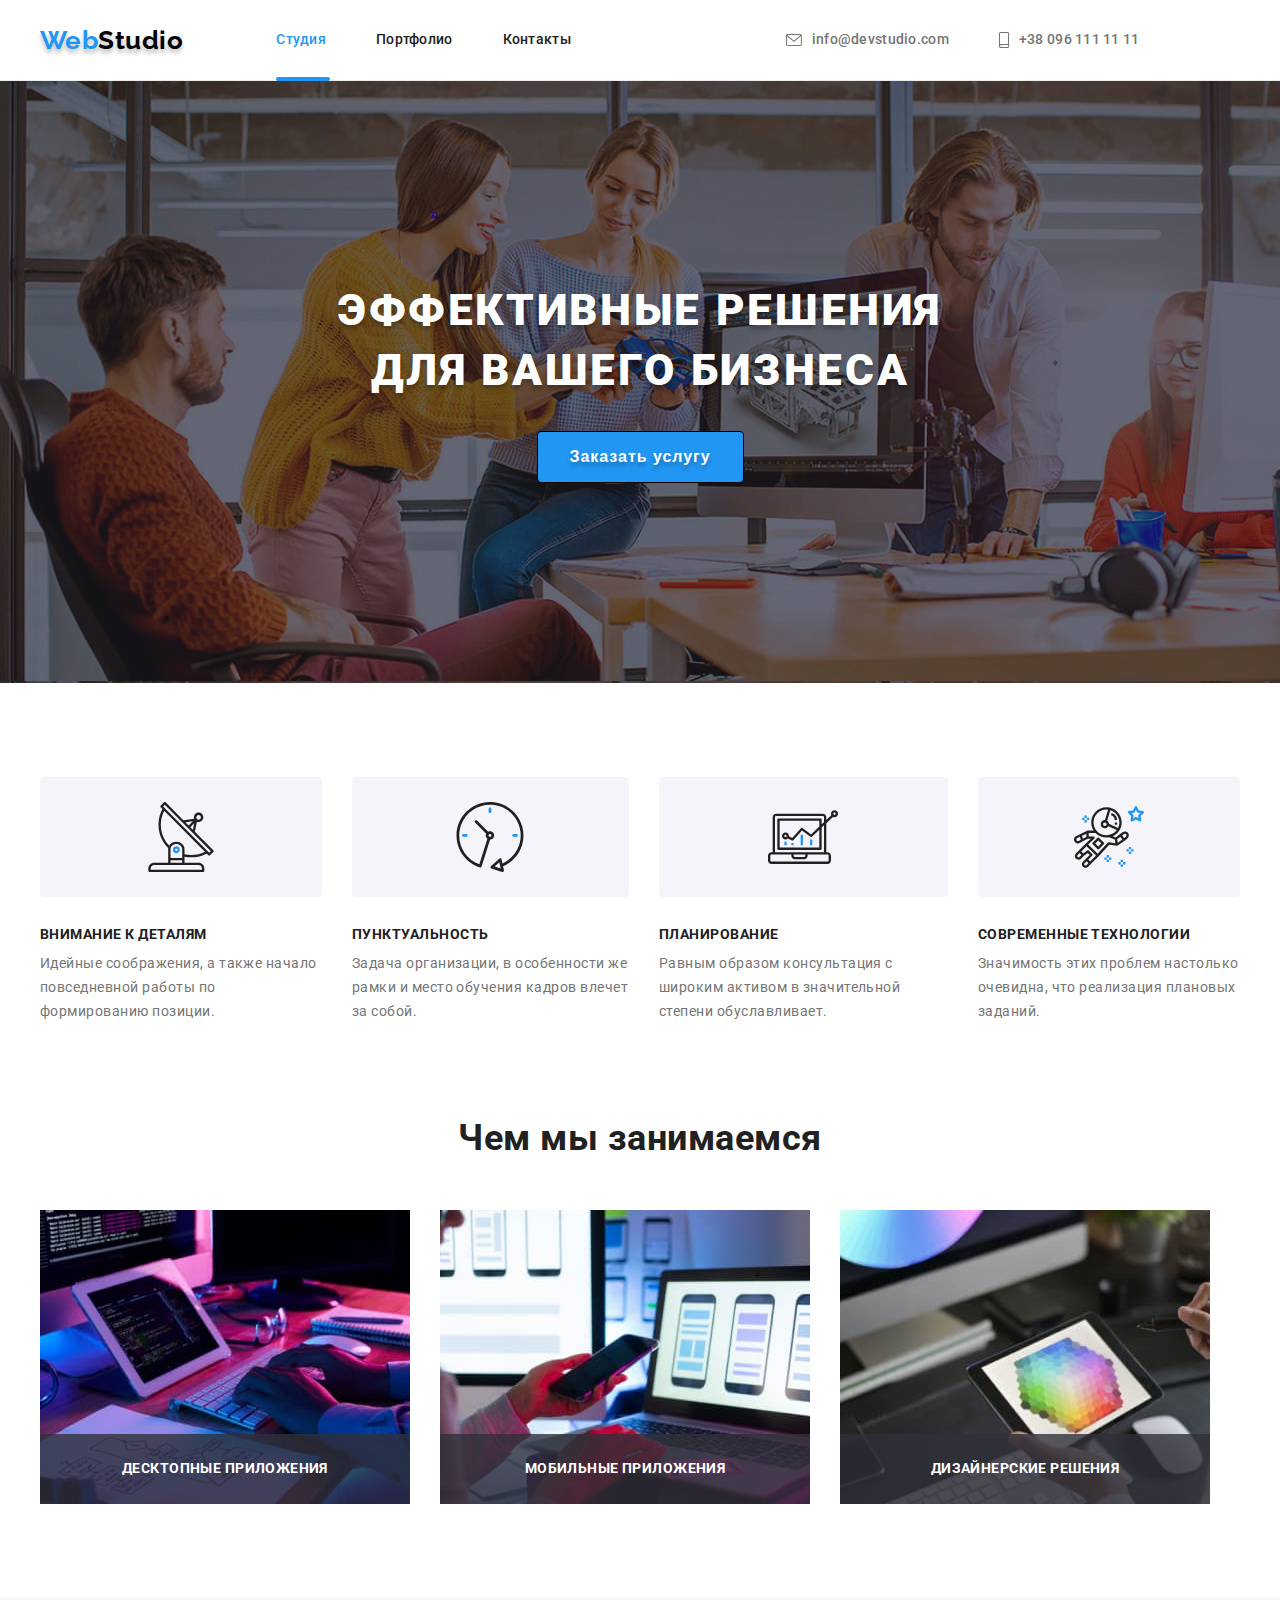
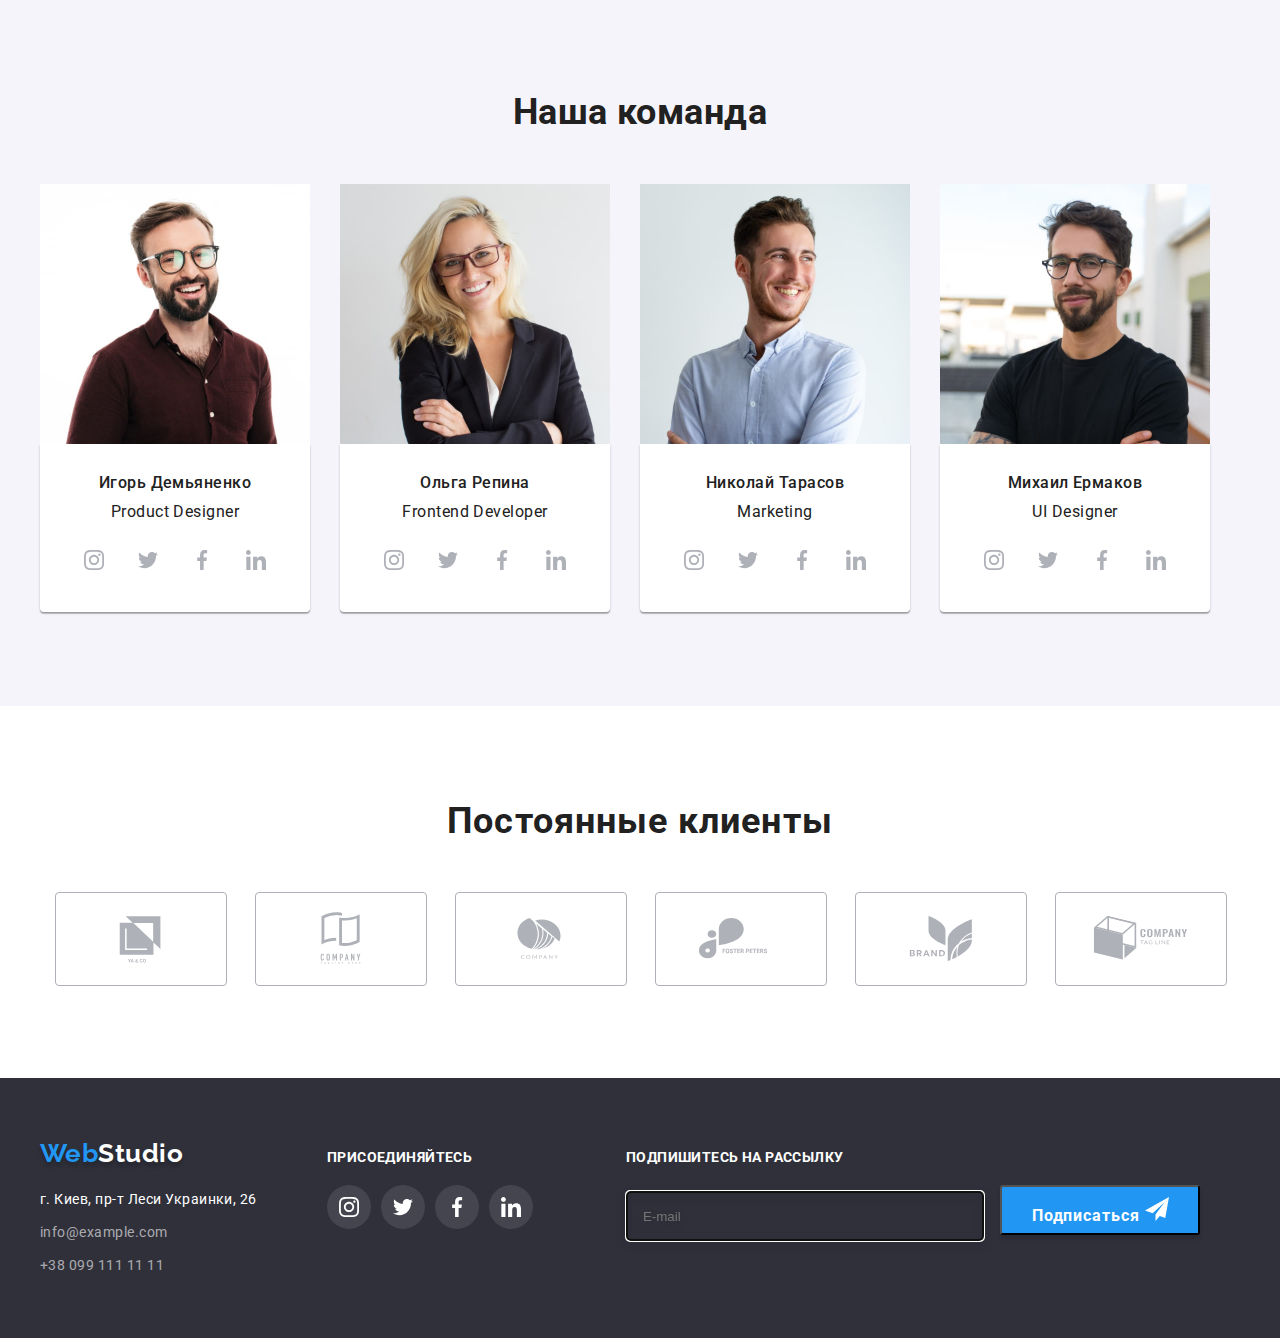
<file: index.html>
<!DOCTYPE html>
<html lang="ru">
<head>
    <meta charset="UTF-8">
    <meta http-equiv="X-UA-Compatible" content="IE=edge">
    <meta name="viewport" content="width=device-width, initial-scale=1.0">
    <title>Webstudio</title>
    <link rel="preconnect" href="https://fonts.googleapis.com">
    <link rel="preconnect" href="https://fonts.gstatic.com" crossorigin>
    <link href="https://fonts.googleapis.com/css2?family=Raleway:wght@700&family=Roboto:wght@400;500;700;900&display=swap" rel="stylesheet">
    <link rel="stylesheet" href="https://cdnjs.cloudflare.com/ajax/libs/modern-normalize/1.1.0/modern-normalize.min.css" integrity="sha512-wpPYUAdjBVSE4KJnH1VR1HeZfpl1ub8YT/NKx4PuQ5NmX2tKuGu6U/JRp5y+Y8XG2tV+wKQpNHVUX03MfMFn9Q==" crossorigin="anonymous" referrerpolicy="no-referrer" />
    <link rel="stylesheet" href="./css/styles.css" />

</head>

<body>
    <!-- HEADER-->
<header class="header">
    <div class="container main"> 
    <nav class="header-nav"> 
        <a class="header-link link" lang="en" href=""><span class="logo-web">Web</span>Studio</a>
          <ul class="header-nav-list list"> 
                <li class="item"><a class="header-item-link current link" href="">Студия</a></li>
                <li  class="item"><a class="header-item-link link" href="./portfolio.html" >Портфолио</a></li> 
                <li  class="item"><a class="header-item-link link" href="" >Контакты</a></li>
            </ul>
     </nav>    
          <ul class="auto-nav list"> 
            <li class="item">
                <a class="auto-nav-item link" href="mailto:info@devstudio.com">
                  <svg class="contacts-icon" width="16" height="12"> 
                    <use href="./images/symbol-defs.svg#icon-envelope"></use>
                </svg> 
                info@devstudio.com</a>
            </li>

            <li class="item">
                <a class="auto-nav-item link" href="tel:+380961111111">
                 <svg class="contacts-icon" width="10" height="16"> 
                    <use href="./images/symbol-defs.svg#icon-smartphone"> </use>
                </svg> 
                +38 096 111 11 11</a>
            </li>
          </ul>
        </div>
</header>
   
 <main>
    <!-- HERO-->
        <section class="hero"> 
            <h1 class="hero-title">Эффективные решения <br>для вашего бизнеса</h1>
            <button  class="hero-button link" type="button" data-modal-open>Заказать услугу</button>
        </section>

           <!-- modal window -->
        <div class="backdrop is-hidden" data-modal> 
            <div class="modal">
            <button type="button" class="close" data-modal-close> 
                <svg class="icon-close" width="18" height="18"> 
                    <use href="./images/symbol-defs.svg#icon-close"></use>
                </svg>
            </button>  

            <p class="form-title"> Оставьте свои данные, мы вам перезвоним</p>
            <form  class="form-contact">
                <label class="form-name"> 
                    <span class="form-area">  Имя
                        <input type="text" name="username" class="form-input" required>              
                           <svg class="form-icon" width="18" height="18">
                          <use href="./images/symbol-defs.svg#icon-person"></use>
                        </svg>
                    </span>
            </label>

                <label> 
                    <span class="form-area"> Телефон
                     <input type="tel" name="tel" class="form-input" required>
                       <svg class="form-icon" width="18" height="18">
                    <use href="./images/symbol-defs.svg#icon-phone"></use>
                </svg>
            </span>
             </label>

                <label> 
                    <span class="form-area"> Почта
                      <input type="email" name="email" class="form-input" required> 
                       <svg class="form-icon" width="18" height="18">
                      <use href="./images/symbol-defs.svg#icon-email"></use>
                </svg>
            </span>
            </label>

                <label> 
                    <span class="form-area"> Комментарий
                <textarea name="comment" rows="10" class="form-text" placeholder="Введите текст"></textarea>
            </span>
        </label>

        <label class="check-label"> 
          <input  class="checkbox" type="checkbox"  name="policy" > 
              <span class="check-icon"> 
                <svg class="" width="16" height="15"> 
                   <use href="./images/symbol-defs.svg#icon-tick"></use>
              </svg>
        </span>
            <span class="check-text">Соглашаюсь с рассылкой и принимаю <a class="conditions" href="">Условия договора</a> </span>
        </label>

                <button class="form-button" type="submit">Отправить</button>
            </form>
            </div> 
        </div>
  

        <!--Features-->
    <section class="features">
        <div class="container details"> 
        <h2 hidden> Детали работ</h2>
    <ul class="features-list list"> 
        <li class="icon-animations"> 
            <div class="icon-class"> 
            <svg class="feature-icon" width="70" height="70"> 
                <use href="./images/symbol-defs.svg#icon-antenna"> </use>
            </svg>
        </div>
            <h3 class="features-title">ВНИМАНИЕ К ДЕТАЛЯМ</h3>
            <p class="features-text">Идейные соображения, а также начало повседневной работы по формированию позиции.</p>
        </li>
        <li class="icon-animations"> 
            <div class="icon-class"> 
            <svg class="feature-icon" width="70" height="70"> 
                <use href="./images/symbol-defs.svg#icon-clock"> </use>
            </svg>
        </div>
        
            <h3 class="features-title">ПУНКТУАЛЬНОСТЬ</h3>
            <p class="features-text">Задача организации, в особенности же рамки и место обучения кадров влечет за собой.</p>
        </li>
        <li class="icon-animations"> 
            <div class="icon-class"> 
            <svg class="feature-icon" width="70" height="70"> 
                <use href="./images/symbol-defs.svg#icon-diagram"> </use>
            </svg>
        </div>
  
            <h3 class="features-title">ПЛАНИРОВАНИЕ</h3>
            <p class="features-text">Равным образом консультация с широким активом в значительной степени обуславливает. </p>
        </li>
        <li class="icon-animations">
            <div class="icon-class"> 
            <svg class="feature-icon" width="70" height="70"> 
                <use href="./images/symbol-defs.svg#icon-astronaut"> </use>
            </svg>
        </div>
            <h3 class="features-title">СОВРЕМЕННЫЕ ТЕХНОЛОГИИ</h3>
            <p class="features-text">Значимость этих проблем настолько очевидна, что реализация плановых заданий.</p>
         </li>
    </ul>
        </div>
    </section>

    <section class="work"> 
        <div class="container"> 
        <h2 class="work-title">Чем мы занимаемся</h2>
        <ul class="work-list list"> 
            <li class="picture"> <img src="./img/1.jpg" alt="box1" width="370" height="294">
            <h3 class="work-text"> Десктопные приложения</h3>
        </li>
            <li class="picture"> <img src="./img/2.jpg" alt="box2" width="370" height="294">
            <h3 class="work-text"> Мобильные приложения</h3>
        </li>
            <li class="picture"> <img src="./img/3.jpg" alt="box3" width="370" height="294">
              <h3 class="work-text">Дизайнерские решения</h3>
         </li>
        </ul>
         </div>
     </section>

     <section class="team">
        <div class="container "> 
         <h2 class="team-title">Наша команда</h2>
        <ul class="team-list list">
            <li class="content"> 
                <img  src="./img/m1.jpg" alt="img1" width="270" height="260"> 
                <div class="team-content"> 
                <h3 class="team-item">Игорь Демьяненко</h3>
                <p class="team-text" lang="en">Product Designer</p>

                <ul class="masters list social-list"> 
                    <li class="social-item">
                        <a href="" class="social-link link">
                        <svg class="social-icon" width="20" height="20"> 
                            <use href="./images/symbol-defs.svg#icon-instagram"> </use>
                        </svg>
                     </a>
                    </li>
                    <li class="social-item">
                        <a href="" class="social-link link">
                        <svg class="social-icon" width="20" height="20"> 
                            <use href="./images/symbol-defs.svg#icon-twitter"> </use>
                        </svg>
                     </a>
                    </li>
                    <li class="social-item">
                        <a href="" class="social-link link">
                        <svg class="social-icon" width="20" height="20"> 
                            <use href="./images/symbol-defs.svg#icon-facebook"> </use>
                        </svg>
                     </a>
                    </li>
                    <li class="social-item">
                        <a href="" class="social-link link">
                        <svg class="social-icon" width="20" height="20"> 
                            <use href="./images/symbol-defs.svg#icon-linkedin"> </use>
                        </svg>
                     </a>
                    </li>
                </ul>
                </div>
            </li>
            <li class="content">  
                <img  src="./img/m2.jpg" alt="img2" width="270" height="260"> 
                <div class="team-content"> 
                <h3 class="team-item">Ольга Репина</h3>
                <p class="team-text" lang="en">Frontend Developer</p>

                <ul class="masters list social-list"> 
                    <li class="social-item">
                        <a href="" class="social-link link">
                        <svg class="social-icon" width="20" height="20"> 
                            <use href="./images/symbol-defs.svg#icon-instagram"> </use>
                        </svg>
                     </a>
                    </li>
                    <li class="social-item">
                        <a href="" class="social-link link">
                        <svg class="social-icon" width="20" height="20"> 
                            <use href="./images/symbol-defs.svg#icon-twitter"> </use>
                        </svg>
                     </a>
                    </li>
                    <li class="social-item">
                        <a href="" class="social-link link">
                        <svg class="social-icon" width="20" height="20"> 
                            <use href="./images/symbol-defs.svg#icon-facebook"> </use>
                        </svg>
                     </a>
                    </li>
                    <li class="social-item">
                        <a href="" class="social-link link">
                        <svg class="social-icon" width="20" height="20"> 
                            <use href="./images/symbol-defs.svg#icon-linkedin"> </use>
                        </svg>
                     </a>
                    </li>
                </ul>
                </div>
            </li>
            <li class="content"> 
                <img  src="./img/m3.jpg" alt="img3" width="270" height="260"> 
                <div class="team-content"> 
                <h3 class="team-item">Николай Тарасов</h3> 
                 <p class="team-text" lang="en">Marketing</p>

                 <ul class="masters list social-list"> 
                    <li class="social-item">
                        <a href="" class="social-link link">
                        <svg class="social-icon" width="20" height="20"> 
                            <use href="./images/symbol-defs.svg#icon-instagram"> </use>
                        </svg>
                     </a>
                    </li>
                    <li class="social-item">
                        <a href="" class="social-link link">
                        <svg class="social-icon" width="20" height="20"> 
                            <use href="./images/symbol-defs.svg#icon-twitter"> </use>
                        </svg>
                     </a>
                    </li>
                    <li class="social-item">
                        <a href="" class="social-link link">
                        <svg class="social-icon" width="20" height="20"> 
                            <use href="./images/symbol-defs.svg#icon-facebook"> </use>
                        </svg>
                     </a>
                    </li>
                    <li class="social-item">
                        <a href="" class="social-link link">
                        <svg class="social-icon" width="20" height="20"> 
                            <use href="./images/symbol-defs.svg#icon-linkedin"> </use>
                        </svg>
                     </a>
                    </li>
                </ul>
                </div>
                </li>
            <li class="content"> 
                <img  src="./img/m4.jpg" alt="img4" width="270" height="260"> 
                <div class="team-content"> 
                <h3 class="team-item">Михаил Ермаков</h3> 
                <p class="team-text" lang="en">UI Designer</p>

                <ul class="masters list social-list"> 
                    <li class="social-item">
                        <a href="" class="social-link link">
                        <svg class="social-icon" width="20" height="20"> 
                            <use href="./images/symbol-defs.svg#icon-instagram"> </use>
                        </svg>
                     </a>
                    </li>
                    <li class="social-item">
                        <a href="" class="social-link link">
                        <svg class="social-icon" width="20" height="20"> 
                            <use href="./images/symbol-defs.svg#icon-twitter"> </use>
                        </svg>
                     </a>
                    </li>
                    <li class="social-item">
                        <a href="" class="social-link link">
                        <svg class="social-icon" width="20" height="20"> 
                            <use href="./images/symbol-defs.svg#icon-facebook"> </use>
                        </svg>
                     </a>
                    </li>
                    <li class="social-item">
                        <a href="" class="social-link link">
                        <svg class="social-icon" width="20" height="20"> 
                            <use href="./images/symbol-defs.svg#icon-linkedin"> </use>
                        </svg>
                     </a>
                    </li>
                </ul>
                </div>
            </li>
        </ul>
        </div>
     </section>

       <!-- Clients-->
     <section class="clients ">  
           <h2 class="clients-title"> Постоянные клиенты</h2>
           <div class="clients-section "> 
            <ul class="clients-list list"> 
                <li class="clients-item">
                    <a href="" class="clients-link link">
                    <svg class="clients-icon" width="106" height="60"> 
                        <use href="./images/symbol-defs.svg#icon-Logo1"> </use>
                    </svg>
                 </a>
                </li>
                <li class="clients-item">
                    <a href="" class="clients-link link">
                    <svg class="clients-icon" width="106" height="60"> 
                        <use href="./images/symbol-defs.svg#icon-Logo2"> </use>
                    </svg>
                 </a>
                </li>
                <li class="clients-item">
                    <a href="" class="clients-link link">
                    <svg class="clients-icon" width="106" height="60"> 
                        <use href="./images/symbol-defs.svg#icon-Logo3"> </use>
                    </svg>
                 </a>
                </li>
                <li class="clients-item">
                    <a href="" class="clients-link link">
                    <svg class="clients-icon" width="106" height="60"> 
                        <use href="./images/symbol-defs.svg#icon-Logo4"> </use>
                    </svg>
                 </a>
                </li>
                <li class="clients-item">
                    <a href="" class="clients-link link">
                    <svg class="clients-icon" width="106" height="60"> 
                        <use href="./images/symbol-defs.svg#icon-Logo5"> </use>
                    </svg>
                 </a>
                </li>
                <li class="clients-item">
                    <a href="" class="clients-link link">
                    <svg class="clients-icon" width="106" height="60"> 
                        <use href="./images/symbol-defs.svg#icon-Logo6"> </use>
                    </svg>
                 </a>
                </li>
            </ul>

        </div>
     </section>
</main>

    <!-- FOOTER-->
<footer class="footer"> 
    <div class="footer-list container"> 
    <div class="footer-logo  main"> 
    <a class="footer-link link" lang="en" href=""><span class="logo-web">Web</span>Studio</a>
    <address> 
    <ul class="list-contacts list">
        <li class="address">г. Киев, пр-т Леси Украинки, 26</li>
        <li class="mail"><a class="contacts link" href="mailto:info@example.com">info@example.com</a></li>
        <li><a class="contacts link" href="tel:+380991111111">+38 099 111 11 11</a></li>
    </ul>
</address>
    </div>
    <div class="join-socials "> 
        <h3 class="join">присоединяйтесь</h3>
        <ul class="join-list list "> 
            <li class="join-item">
                <a href="" class="join-link link">
                <svg class="join-icon" width="20" height="20"> 
                    <use href="./images/symbol-defs.svg#icon-instagram"> </use>
                </svg>
             </a>
            </li>
            <li class="join-item">
                <a href="" class="join-link link">
                <svg class="join-icon" width="20" height="20"> 
                    <use href="./images/symbol-defs.svg#icon-twitter"> </use>
                </svg>
             </a>
            </li>
            <li class="join-item">
                <a href="" class="join-link link">
                <svg class="join-icon" width="20" height="20"> 
                    <use href="./images/symbol-defs.svg#icon-facebook"> </use>
                </svg>
             </a>
            </li>
            <li class="join-item">
                <a href="" class="join-link link">
                <svg class="join-icon" width="20" height="20"> 
                    <use href="./images/symbol-defs.svg#icon-linkedin"> </use>
                </svg>
             </a>
            </li>
            </ul>
    </div>
    <form class="footer-form">
        <div class="footer-place"> 
        <p class="form-heading"> Подпишитесь на рассылку</p>
        <label class="subscribe-field"> 
        <input class="subscribe-place" type="email" name="email" placeholder="E-mail" autofocus>
    </label>
        <button class="subscribe-button" type="submit"> Подписаться
            <svg class="button-icon" width="24" height="24"> 
                <use href="./images/symbol-defs.svg#icon-plane"> </use>
            </svg>
            </button>
        </div>
    </form>
</div>
</footer>
<script src="./js/modal.js"></script>
</body>
</html>
</file>
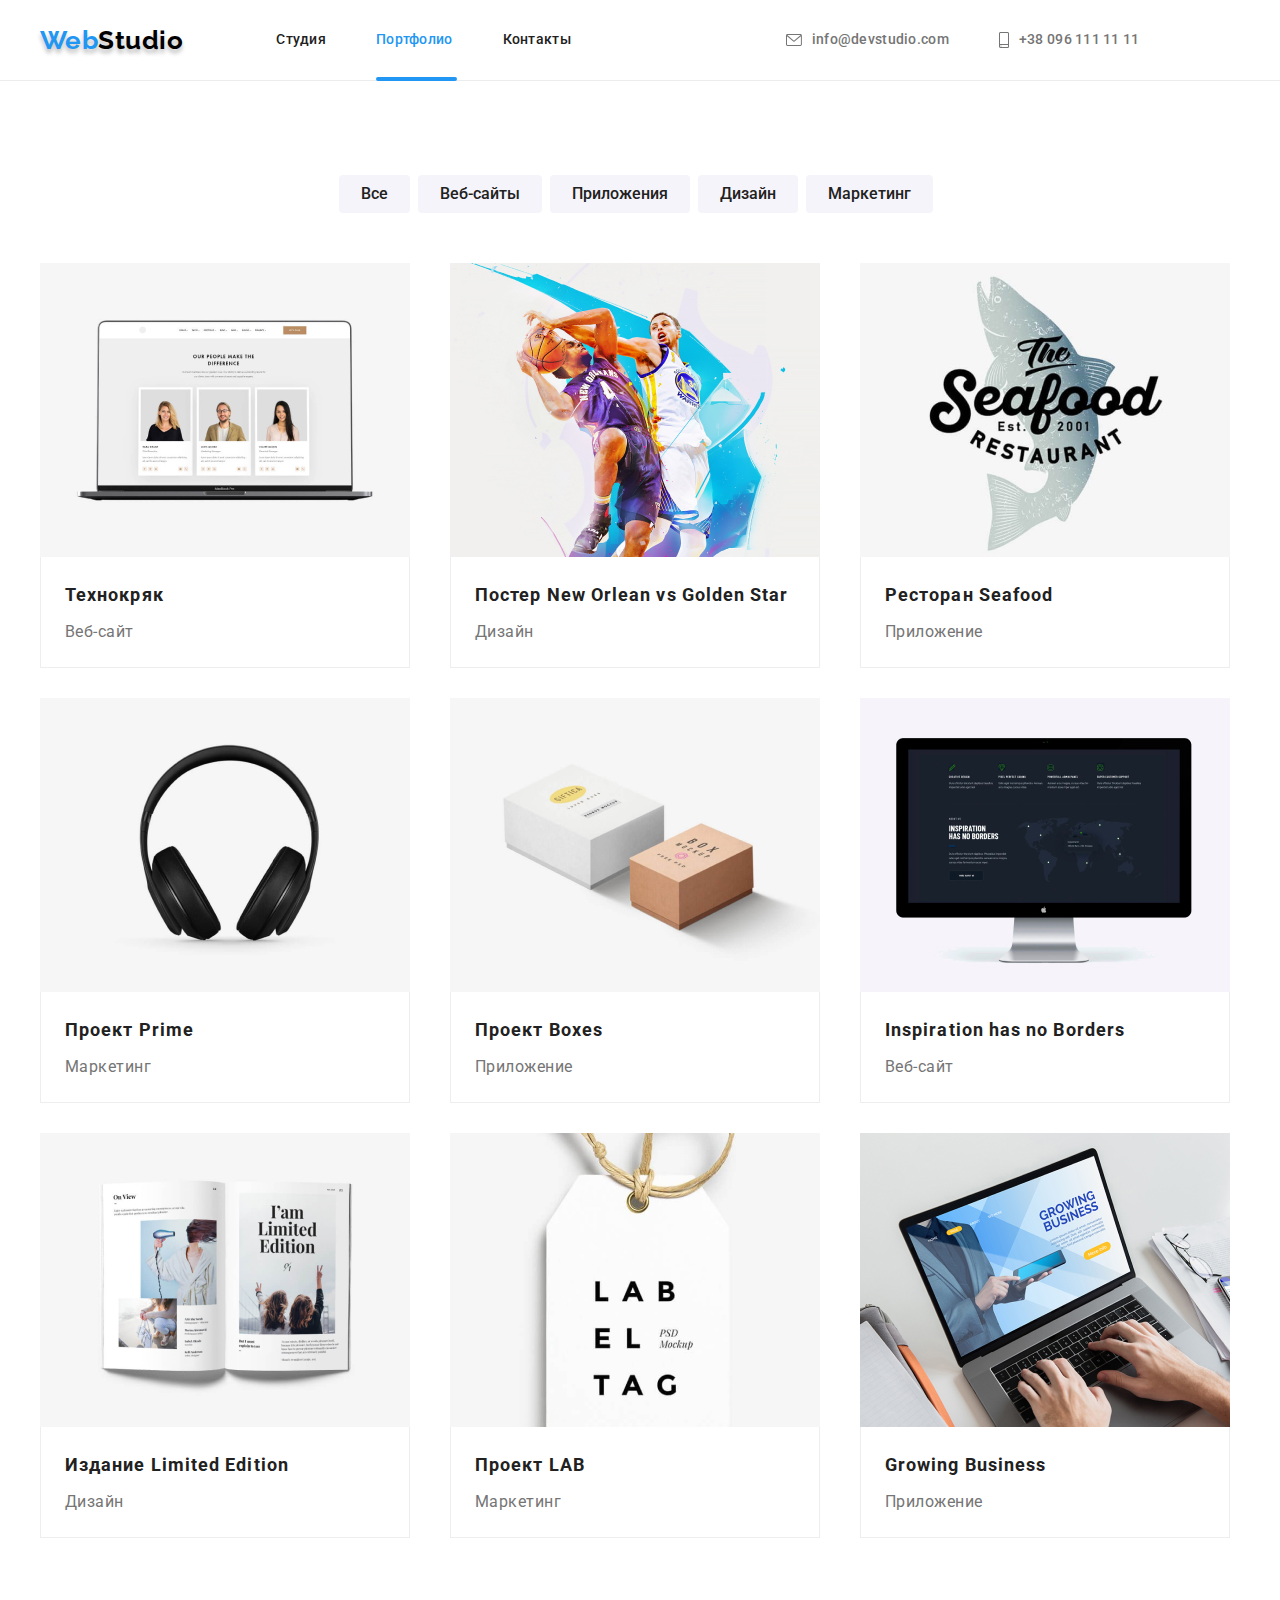
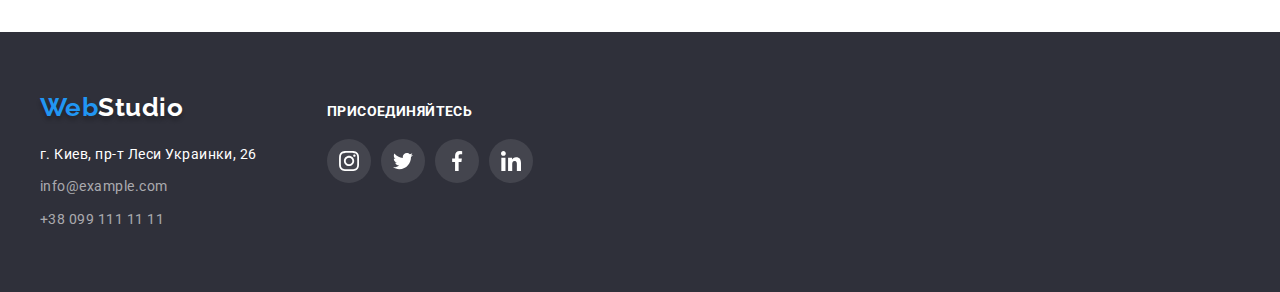
<file: portfolio.html>
<!DOCTYPE html>
<html lang="ru">
<head>
    <meta charset="UTF-8">
    <meta http-equiv="X-UA-Compatible" content="IE=edge">
    <meta name="viewport" content="width=device-width, initial-scale=1.0">
    <title>Webstudio</title>
    <link rel="preconnect" href="https://fonts.googleapis.com">
    <link rel="preconnect" href="https://fonts.gstatic.com" crossorigin>
    <link href="https://fonts.googleapis.com/css2?family=Raleway:wght@700&family=Roboto:wght@400;500;700;900&display=swap" rel="stylesheet">
    <link rel="stylesheet" href="https://cdnjs.cloudflare.com/ajax/libs/modern-normalize/1.1.0/modern-normalize.min.css" integrity="sha512-wpPYUAdjBVSE4KJnH1VR1HeZfpl1ub8YT/NKx4PuQ5NmX2tKuGu6U/JRp5y+Y8XG2tV+wKQpNHVUX03MfMFn9Q==" crossorigin="anonymous" referrerpolicy="no-referrer" />
    <link rel="stylesheet" href="./css/styles.css" />

</head>
<body>
    <!--- header--->
<header class="header">
    <div class="container main"> 
        <nav class="header-nav"> 
        <a class="header-link link" lang="en" href="./index.html"><span class="logo-web">Web</span>Studio</a>
          <ul class="header-nav-list list">
                <li class="item"><a class="header-item-link link" href="./index.html">Студия</a></li>
                <li class="item"><a class="header-item-link current link" href="./index.html">Портфолио</a></li> 
                <li class="item"><a class="header-item-link link" href="">Контакты</a></li>
            </ul>
     </nav> 
          <ul class="auto-nav list"> 

               <li class="item">
                <a class="auto-nav-item link" href="mailto:info@devstudio.com">
                  <svg class="contacts-icon" width="16" height="12"> 
                    <use href="./images/symbol-defs.svg#icon-envelope"></use>
                </svg> 
                info@devstudio.com</a>
            </li>

            <li class="item">
                <a class="auto-nav-item link" href="tel:+380961111111">
                 <svg class="contacts-icon" width="10" height="16"> 
                    <use href="./images/symbol-defs.svg#icon-smartphone"> </use>
                </svg> 
                +38 096 111 11 11</a>
            </li>
          </ul>
    </div>
</header>

    <!--- portfolio--->
<main>
    <section class="portfolio"> 
        <div class="container "> 
        <h1 hidden>Портфолио</h1>
        <ul class="portfolio-list  list"> 
            <li><button class="portfolio-button link" type="button">Все </button></li>
            <li><button class="portfolio-button link" type="button">Веб-сайты</button> </li>   
            <li><button class="portfolio-button link" type="button">Приложения</button> </li> 
            <li><button class="portfolio-button link" type="button">Дизайн</button> </li> 
            <li><button class="portfolio-button link" type="button">Маркетинг</button> </li> 
        </ul>
        <ul class="portfolio-img list">
            <li class="gallery-pic">
                <div class="overlay-text"> 
                 <img  src="./images/img.jpg" alt="Ноутбук" width="370" height="294"> 
                 <p class="picture-text"> Технокряк это современная площадка распространения коронавируса. Компании используют эту платформу для цифрового шпионажа и атак на защищённые сервера конкурентов.</p>
                </div>
                 <div class="gallery-content">  
                <h2 class="portfolio-item">Технокряк</h2>
                <p class="portfolio-text"> Веб-сайт</p>
            </div>
            </li>
            
            <li class="gallery-pic"> 
                <div class="overlay-text"> 
                <img  src="./images/img (1).jpg" alt="Баскетбол" width="370" height="294" > 
                <p class="picture-text"> Технокряк это современная площадка распространения коронавируса. Компании используют эту платформу для цифрового шпионажа и атак на защищённые сервера конкурентов.</p>
            </div>
                <div class="gallery-content"> 
                <h2 class="portfolio-item">Постер New Orlean vs Golden Star</h2>
                <p class="portfolio-text"> Дизайн</p>
            </div>

            </li>
            <li class="gallery-pic"> 
                <div class="overlay-text"> 
                <img  src="./images/img (2).jpg" alt="Лого ресторану" width="370" height="294" > 
                <p class="picture-text"> Технокряк это современная площадка распространения коронавируса. Компании используют эту платформу для цифрового шпионажа и атак на защищённые сервера конкурентов.</p>
            </div> 
                <div class="gallery-content"> 
                <h2 class="portfolio-item">Ресторан Seafood</h2>
                <p class="portfolio-text"> Приложение</p>
            </div>

            </li>
            <li class="gallery-pic"> 
                <div class="overlay-text"> 
                <img  src="./images/img (3).jpg" alt="Наушники" width="370" height="294" > 
                <p class="picture-text"> Технокряк это современная площадка распространения коронавируса. Компании используют эту платформу для цифрового шпионажа и атак на защищённые сервера конкурентов.</p> 
            </div>
                <div class="gallery-content"> 
                <h2 class="portfolio-item">Проект Prime</h2>
                <p class="portfolio-text"> Маркетинг</p>
            </div>

            </li>
            <li class="gallery-pic"> 
                <div class="overlay-text"> 
                <img  src="./images/img (4).jpg" alt="Боксы" width="370" height="294" > 
                <p class="picture-text"> Технокряк это современная площадка распространения коронавируса. Компании используют эту платформу для цифрового шпионажа и атак на защищённые сервера конкурентов.</p> 
            </div>
                <div class="gallery-content"> 
                <h2 class="portfolio-item">Проект Boxes</h2>
                <p class="portfolio-text"> Приложение</p>
            </div>
            </li>

            <li class="gallery-pic"> 
                <div class="overlay-text">  
                <img  src="./images/img (5).jpg" alt="компьютер" width="370" height="294" >
                <p class="picture-text"> Технокряк это современная площадка распространения коронавируса. Компании используют эту платформу для цифрового шпионажа и атак на защищённые сервера конкурентов.</p>
            </div>
                <div class="gallery-content"> 
                <h2 class="portfolio-item" lang="en">Inspiration has no Borders</h2>
                <p class="portfolio-text"> Веб-сайт</p>
            </div>

            </li>
            <li class="gallery-pic"> 
                <div class="overlay-text"> 
                <img  src="./images/img (6).jpg" alt="Книга" width="370" height="294" >
                <p class="picture-text"> Технокряк это современная площадка распространения коронавируса. Компании используют эту платформу для цифрового шпионажа и атак на защищённые сервера конкурентов.</p>
            </div>
                <div class="gallery-content"> 
                <h2 class="portfolio-item">Издание Limited Edition</h2>
                <p class="portfolio-text"> Дизайн</p>
            </div>

            </li>
            <li class="gallery-pic"> 
                <div class="overlay-text"> 
                <img  src="./images/img (7).jpg" alt="Ярлык" width="370" height="294" > 
                <p class="picture-text"> Технокряк это современная площадка распространения коронавируса. Компании используют эту платформу для цифрового шпионажа и атак на защищённые сервера конкурентов.</p>
            </div>
                <div class="gallery-content"> 
                <h2 class="portfolio-item">Проект LAB</h2>
                <p class="portfolio-text"> Маркетинг</p>
            </div>

            </li>
            <li class="gallery-pic"> 
                <div class="overlay-text"> 
                <img  src="./images/img (8).jpg" alt="Веб-сайт" width="370" height="294" > 
                <p class="picture-text"> Технокряк это современная площадка распространения коронавируса. Компании используют эту платформу для цифрового шпионажа и атак на защищённые сервера конкурентов.</p>
            </div>
                <div class="gallery-content"> 
                <h2 class="portfolio-item">Growing Business</h2>
                <p class="portfolio-text"> Приложение</p>
                </div>
            </li>
        </ul>
        </div>

    </section>
</main>

    <!-- footer-->
    <footer class="footer"> 
        <div class="footer-list container"> 
        <div class="footer-logo  main"> 
        <a class="footer-link link" lang="en" href=""><span class="logo-web">Web</span>Studio</a>
        <address> 
        <ul class="list-contacts list">
            <li class="address">г. Киев, пр-т Леси Украинки, 26</li>
            <li class="mail"><a class="contacts link" href="mailto:info@example.com">info@example.com</a></li>
            <li><a class="contacts link" href="tel:+380991111111">+38 099 111 11 11</a></li>
        </ul>
    </address>
        </div>
        <div class="join-socials "> 
            <h3 class="join">присоединяйтесь</h3>
            <ul class="join-list list "> 
                <li class="join-item">
                    <a href="" class="join-link link">
                    <svg class="join-icon" width="20" height="20"> 
                        <use href="./images/symbol-defs.svg#icon-instagram"> </use>
                    </svg>
                 </a>
                </li>
                <li class="join-item">
                    <a href="" class="join-link link">
                    <svg class="join-icon" width="20" height="20"> 
                        <use href="./images/symbol-defs.svg#icon-twitter"> </use>
                    </svg>
                 </a>
                </li>
                <li class="join-item">
                    <a href="" class="join-link link">
                    <svg class="join-icon" width="20" height="20"> 
                        <use href="./images/symbol-defs.svg#icon-facebook"> </use>
                    </svg>
                 </a>
                </li>
                <li class="join-item">
                    <a href="" class="join-link link">
                    <svg class="join-icon" width="20" height="20"> 
                        <use href="./images/symbol-defs.svg#icon-linkedin"> </use>
                    </svg>
                 </a>
                </li>
                </ul>
        </div>
    </div>
    </footer>
</body>
</html>
</file>
<file: css/styles.css>
:root{
    --title-text-color: #212121;  
    --primary-text-color: #757575;
    --secondary-text-color: #000000;
    --third-text-color: #ffffff;
    --accent-color:#2196F3;
}
body {
    margin: 0;
    background-color: #FFFFFF;
    font-family: 'Roboto', sans-serif;
    letter-spacing: 0.03em;
    color: var(--title-text-color)
}
  
p, h1, h2, h3, h4{
    margin-top: 0;
    margin-bottom: 0;
}
ul {
    margin-top: 0;
    margin-bottom: 0;
    padding-left: 0;
}
img {
    display: block;
    width: auto;
}
.link {
    text-decoration: none;
}
.list {
    list-style: none;
}
.container {

    width: 1200px;
    padding-left: 15px;
    padding-right: 15px;
    margin: 0 auto;    
}

.header-nav {
    display: flex;
    align-items: center;
}
.header-link, 
.footer-link {
    padding: 0;

    Font-family: 'Raleway';
    font-weight: bold;
    Font-size: 26px;
    Line-height: 1.19;
    color: var(--secondary-text-color);
    text-shadow: 0px 4px 4px rgba(0, 0, 0, 0.25);
}

.logo-web {
    color:var(--accent-color);
}

.main {
    display: flex;
    align-items: center;
}
.header {  
      border-bottom: 1px solid #ECECEC;
}
.header-nav-list {
    display: flex;
    margin-right: auto;
}
.header-nav-list .link {    
    display: block;
    padding-top: 32px;
    padding-bottom: 32px;

    font-style: 400;
    font-weight: 500;
    font-size: 14px;
    line-height: 1.14;
    letter-spacing: 0.02em;
    color: var(--title-text-color);
}

.header-nav-list .item:not(:last-child) {
    margin-right: 50px;
}
.header-link {
    margin-right: 93px;
}
.header-item-link {
    transition: color 250ms cubic-bezier(0.4, 0, 0.2, 1);
}
.header-item-link:hover,
.header-item-link:focus {
    color: var(--accent-color); 
}
.auto-nav-item:hover,
.auto-nav-item:focus  {
    color: var(--accent-color); 
}
.item {
    position: relative;
}
.header-nav-list .current{
    color: var(--accent-color)
}
.item .current::after {
    content: '';
    position: absolute;
    bottom: -1px;
    width: 100%;
    left: 0;
    background-color: var(--accent-color);
    border: 2px solid;
    border-radius: 2px;
}

 /* Contacts*/

.auto-nav {
    display: flex;
    margin-left: 215px;
}
.auto-nav .item +.item {
    margin-left: 50px;
}
.auto-nav-item { 
    transition: color 250ms cubic-bezier(0.4, 0, 0.2, 1);
    
    display: flex;
    align-items: center;
    font-weight: 500;
    font-size: 14px;
    line-height: 1.14;
    letter-spacing: 0.02em;
    color: var(--primary-text-color);
}
.contacts-icon {
    display: inline-block;
    margin-right: 10px;
    fill: currentColor;
}

/* ---hero---*/
.hero {
   /* background-color: #2F303A;*/
    padding-bottom: 200px;
    padding-top: 200px;
    flex-grow: 1;
    background-image: linear-gradient(rgba(47, 48, 58, 0.4),
    rgba(47, 48, 58, 0.4)
    ), url(../images/heroimg.jpg) ;
}

.hero-title {
    margin-bottom: 30px;

    font-weight: 900;
    font-size: 44px;
    line-height: 1.36;
    text-align: center;
    letter-spacing: 0.06em;
    text-transform: uppercase;
    text-shadow: 0px 4px 4px rgba(0, 0, 0, 0.25);
    color: var(--third-text-color);
}
.hero-button {  
    display: flex;
    margin: auto;
    border-radius: 4px;
    padding: 10px 32px;
    border: 1px solid #000000;
    text-shadow: 0px 4px 4px rgba(0, 0, 0, 0.25);

    font-weight: 700;
    font-size: 16px;
    line-height: 1.87;
    display: flex;
    align-items: center;
    text-align: center;
    letter-spacing: 0.06em;
    color: var(--third-text-color);
    background-color: var(--accent-color);
    cursor: pointer;
}
.hero .link {
    transition: box-shadow 250ms cubic-bezier(0.4, 0, 0.2, 1), background-color 250ms cubic-bezier(0.4, 0, 0.2, 1);
}
.hero .link:hover,
.hero .link:focus{
    background-color: #188CE8;
    box-shadow: 0px 4px 4px rgba(0, 0, 0, 0.15);
}
/* ---Modal window---*/

.backdrop {
    position: fixed;
    top: 0;
    left:0;
    width: 100%;
    height: 100%;
    background: rgba(0, 0, 0, 0.2);
    opacity: 1;
    transition: opacity 250ms cubic-bezier(0.4, 0, 0.2, 1), visibility 250ms cubic-bezier(0.4, 0, 0.2, 1);
}
.backdrop.is-hidden{
    opacity: 0;
    pointer-events: none;
    visibility: hidden;
}

.modal {
    position: absolute;
    top: 50%;
    left: 50%;
    transform: translate(-50%, -50%);
    width: 528px;
    height: 581px;
    padding: 40px;
    
    background: #FFFFFF;
    box-shadow: 0px 1px 3px rgba(0, 0, 0, 0.12), 0px 1px 1px rgba(0, 0, 0, 0.14), 0px 2px 1px rgba(0, 0, 0, 0.2);
    border-radius: 4px;
}
.close {
    cursor: pointer;  
    background-color: #ffffff;
    width: 30px;
    height: 30px;
    position: absolute;
    top: 8px;
    right: 8px;  
    display: flex;
    align-items: center;
    justify-content: center;
    border-radius: 50%;
    border: 1px solid rgba(0, 0, 0, 0.1);   
}
.icon-close{
    fill: #000000;
    transition: fill 250ms cubic-bezier(0.4, 0, 0.2, 1);

}
.icon-close:hover,
.icon-close:focus{
  fill: var(--accent-color)
}
.form-title{
    font-family: Roboto;
    font-style: normal;
    font-weight: bold;
    font-size: 20px;
    line-height: 23px;
    text-align: center;
    letter-spacing: 0.03em;  
    color: #212121;  
    margin-bottom: 12px; 
}
.form-contact{
    width: 448px;
    min-height: 342px;
}

.form-area{
    position: relative;
    width: 100%;
    margin: 0 auto;
    font-family: Roboto;
    font-style: normal;
    font-weight: normal;
    font-size: 12px;
    line-height: 1.16;
    letter-spacing: 0.01em;
    display: block;
    color: #757575;
}
.form-icon {
    position: absolute;
    top: 50%;
    left: 15px;
    transform: translateY(-30%);

    transition: fill 250ms cubic-bezier(0.4, 0, 0.2, 1);
}
.form-area:focus-within{
    border-color: var(--accent-color);
}

.form-input{
    width: 100%;
    height: 40px;
    border: 1px solid rgba(33, 33, 33, 0.2);
    box-sizing: border-box;
    border-radius: 4px;
    margin-top: 4px;
    margin-bottom: 10px;
    padding: 14px 15px;
    padding-left: 42px;
    cursor: pointer;
    outline: transparent;
    transition: border-color 250ms cubic-bezier(0.4, 0, 0.2, 1), fill 250ms cubic-bezier(0.4, 0, 0.2, 1);
}
.form-input:hover,
.form-input:focus{
    border-color: var(--accent-color);
}
.form-input:hover + .form-icon,
.form-input:focus + .form-icon{
    fill: var(--accent-color);
}

.form-text{
    width: 448px;
    height: 120px;
    resize: none;
    padding: 12px 16px;
    margin-top: 4px;
    outline: transparent;

    border: 1px solid rgba(33, 33, 33, 0.2);
    box-sizing: border-box;
    border-radius: 4px;
    transition: border-color 250ms cubic-bezier(0.4, 0, 0.2, 1);
}
.form-text:hover,
.form-text:focus {
    border-color: var(--accent-color);
}

.check-text{
    display: inline-block;
    font-family: Roboto;
    font-style: normal;
    font-weight: normal;
    font-size: 14px;
    line-height: 1.71;
    color: #757575;
    margin-top: 20px;
}
.checkbox{
    appearance: none ;
}
.check-label{
     display: flex;
     align-items: center;
}
.check-icon{
    display: flex;
    align-items: center;
    justify-content: center;
    width: 16px;
    height: 15px;
    display: flex;
    align-items: center;
    justify-content: center;
    border-radius: 2px;
    border: 2px solid var(--secondary-text-color);
    margin-right: 7px;
    margin-top: 20px;
}
.check-lable{
    display: flex;
    align-items: center;
}

.checkbox:checked + .check-lable > .check-icon {
    background-color: var(--accent-color);
    border: transperent;
}
.conditions{
    color: var(--accent-color);
}

.form-button{
    margin: auto;
    margin-top: 30px;
    padding: 10px 55px;

    font-weight: 700;
    font-size: 16px;
    line-height: 1.87;
    display: flex;
    align-items: center;
    text-align: center;
    letter-spacing: 0.06em;
    color: var(--third-text-color);
    background-color: var(--accent-color);
    box-shadow: 0px 4px 4px rgba(0, 0, 0, 0.15);
    border-radius: 4px;
    cursor: pointer;
    transition: background-color 250ms cubic-bezier(0.4, 0, 0.2, 1);

}
.form-button:hover,
.form-button:focus{
    background-color: #188CE8;
}


/* ---features---*/
.details {
    display: flex;
}
.features{
    display: flex;

    padding-top: 94px;
    padding-bottom: 94px;
}
.features-title {
    display: flex;
    margin-top: 30px;
    margin-bottom: 10px;

    font-weight: 700;
    Font-size: 14px;
    Line-height: 1.14;
    text-transform: uppercase;
    color: var(--title-text-color);
}
.features-text {
    display: flex;
    margin-right: 30px;
    font-weight: normal;
    font-size: 14px;
    line-height: 1.71;
    color: var(--primary-text-color);
}
.features-list { 
    display: flex;
}
.icon-animations:not(:last-child) {
    margin-right: 30px;
}
.icon-animations .features-text {
    width: 100% ;
}

.icon-class  {
    display: flex;
    background-color: #F5F4FA;
    align-items: center;
    justify-content: center;
    border-radius: 4px; 
    height: 120px;
}

/* ---work and team---*/

.work {
    padding-bottom: 94px;
}
.work-list {
    display: flex;
}
.work-list .picture:not(:last-child){
    margin-right: 30px;   
}
.picture {
    position: relative;
}
.work-text {
    position: absolute;
    bottom: 0;
    min-width: 370px;
    min-height: 70px;
    display: flex;
    justify-content: center;
    align-items: center;
    font-weight: 700;
    font-size: 14px;
    line-height: 1.14;
    text-align: center;
    letter-spacing: 0.03em;
    text-transform: uppercase;
    background: rgba(47, 48, 58, 0.8);
    color: var(--third-text-color);
    
}

.work-title,
.team-title {
    margin-bottom: 50px;
    font-weight: bold;
    font-size: 36px;
    line-height: 1.16;
    text-align: center;
    color: var(--title-text-color);
}

.team{
    background-color: #F5F4FA;
    padding-top: 94px;
    padding-bottom: 94px;
} 

.team-list  {
    display: flex;
    margin: 0;
    margin-left: -30px; 
}

.team-content{
    padding-top: 30px ;
    padding-bottom: 30px; 
    width: 270px;

    background-color: var(--third-text-color);
    box-shadow: 0px 1px 3px rgba(0, 0, 0, 0.12), 0px 1px 1px rgba(0, 0, 0, 0.14), 0px 2px 1px rgba(0, 0, 0, 0.2);
    border-radius: 0px 0px 4px 4px;

}
.content {
    width: 270px;
    margin-left: 30px; 
    margin-right: 0;
}
.team-list .team-pic:not(:last-child){
    margin-right: 30px;
}
.team-item {
    margin-bottom: 10px ;

    font-weight: 500;
    font-size: 16px;
    line-height: 1.18; 
    text-align: center;   
    color: var(--title-text-color);
}
.team-text{
    margin-bottom: 16px ;

    font-weight: normal;
    font-size: 16px;
    line-height: 1.18;
    text-align: center;
}
.social-list {
    display: flex;
    justify-content: center;
}
.social-item{
    width: 44px;
    height: 44px;
    
}
.social-item:not(:last-child) {
    margin-right: 10px;
}
.social-icon{
    fill: #AFB1B8;
    transition: fill 250ms cubic-bezier(0.4, 0, 0.2, 1), background-color 250ms cubic-bezier(0.4, 0, 0.2, 1);
    
}

.social-link {
    transition: fill 250ms cubic-bezier(0.4, 0, 0.2, 1), background-color 250ms cubic-bezier(0.4, 0, 0.2, 1);
    
    width: 100%;
    height: 100%;
    display: flex;
    align-items: center;
    justify-content: center;
    border-radius: 50%;
    background-color: #ffffff;
}

.social-link:hover,
.social-link:focus{
    background-color: var(--accent-color);

}

.social-link:hover .social-icon,
.social-link:focus .social-icon {
    fill: var(--third-text-color);
}
/* ---- Clients---*/
.clients {
    padding-top: 94px;
    padding-bottom: 94px;
}

.clients-list {
    display: flex;
    justify-content: center;

}
.clients-title {
    margin-bottom: 50px;
    font-weight: 700;
    font-size: 36px;
    line-height: 42px;
    text-align: center;
    letter-spacing: 0.03em;
    color: #212121;
}

.clients-item{    
    width: 170px;
    height: 92px;     
}
.clients-item:not(:last-child) {
    margin-right: 30px;
}
.clients-icon{
   fill:  #AFB1B8; 
   transition: fill 250ms cubic-bezier(0.4, 0, 0.2, 1);

}
.clients-link {
    transition: fill 250ms cubic-bezier(0.4, 0, 0.2, 1), border-color 250ms cubic-bezier(0.4, 0, 0.2, 1);

    width: 100%;
    height: 100%;
    display: flex;
    border: 1px solid #AFB1B8;;
    border-radius: 4px;
    align-items: center;
    justify-content: center;
}
.clients-link:hover .clients-icon,
.clients-link:focus .clients-icon{
    fill: var(--accent-color);
}

.clients-link:hover,
.clients-link:focus { 
    border-color: var(--accent-color);
}

/* ---footer---*/
.footer-list {
    display: flex;
    align-items: baseline;
}
.footer-logo {
    display: inline-block;
}

.footer {
    padding-top: 60px;
    padding-bottom:60px;
    background-color: #2F303A    ;
}

.footer-link { 
    color: var(--third-text-color);
}
.list-contacts{
    font-style: normal;
}
.contacts{
    font-weight: normal;
    font-size: 14px;
    line-height: 1.71;
    color: rgba(255, 255, 255, 0.6) ;

}
.address{
    margin-top: 20px;
    margin-bottom: 9px;
    margin-right: 70px;

    font-weight: normal;
    font-size: 14px;
    line-height: 1.71;
    color: var(--third-text-color);
}
.mail {
    margin-bottom: 9px;
}
.join-socials .join{ 
    display: flex;
    margin-bottom: 20px;

    font-weight: 700;
    font-size: 14px;
    line-height: 16px;
    letter-spacing: 0.03em;
    text-transform: uppercase;
    color: #FFFFFF;   
}
.join-socials{
    margin-right: 93px;

}
.join-list {
    display: flex;
}
.join-item{
    width: 44px;
    height: 44px;   
}
.join-item:not(:last-child) {
    margin-right: 10px;
}
.join-icon{
    fill: #FFFFFF;
    transition: fill 250ms cubic-bezier(0.4, 0, 0.2, 1), background-color 250ms cubic-bezier(0.4, 0, 0.2, 1);
}
.join-link {
    transition: fill 250ms cubic-bezier(0.4, 0, 0.2, 1), background-color 250ms cubic-bezier(0.4, 0, 0.2, 1);
    width: 100%;
    height: 100%;
    display: flex;
    align-items: center;
    justify-content: center;
    border-radius: 50%;
    background-color: rgba(255, 255, 255, 0.1);
}
.join-link:hover,
.join-link:focus {
    background-color: var(--accent-color);
}

.join-link:hover .join-icon,
.join-link:focus .join-icon {
    cursor: pointer;
    fill: #FFFFFF;
}
.footer-form{
    display: flex;
}
.form-heading {
    font-family: Roboto;
    font-style: normal;
    font-weight: bold;
    font-size: 14px;
    line-height: 16px;
    letter-spacing: 0.03em;
    text-transform: uppercase;
    color: #FFFFFF;
    margin-bottom: 20px;
}

.subscribe-place{
    width: 358px;
    height: 50px;
    border: 1px solid rgba(255, 255, 255, 0.3);
    background: transparent;
    margin-right: 12px;
    box-sizing: border-box;
    filter: drop-shadow(0px 4px 4px rgba(0, 0, 0, 0.15));
    border-radius: 4px;
    color: rgba(255, 255, 255, 0.6);
    padding-left: 16px;
}

.subscribe-button{
    width: 200px;
    height: 50px;
    background-color: var(--accent-color);
    box-shadow: 0px 4px 4px rgba(0, 0, 0, 0.15);
    border-radius: 3px;

    font-family: Roboto;
    font-style: normal;
    font-weight: bold;
    font-size: 16px;
    line-height: 1.87;
    display: inline-block;
    align-items: center;
    text-align: center;
    letter-spacing: 0.06em;
    color: #FFFFFF;
    padding: 10px 29px;
    transition: background-color 250ms cubic-bezier(0.4, 0, 0.2, 1);
}
.subscribe-button:hover,
.subscribe-button:focus {
    background-color: #188CE8;
}

/* Portfolio */
.portfolio{
    padding-bottom: 94px;
    padding-top: 94px;
    background: #FFFFFF;
}
.portfolio-list{
    
    display: flex;
    margin-bottom: 50px;
    justify-content: center;
}

.portfolio-button{   
    padding: 6px 22px;
    margin-right: 8px;

    font-family: 'Roboto';
    font-weight: 500;
    font-size: 16px;
    line-height: 1.62;
    text-align: center;
    color: var(--title-text-color);
    background-color: #F5F4FA ;
    border-radius: 4px;
    border: transparent;
    cursor: pointer;
}
.portfolio-list .link{ 
    transition: color 250ms cubic-bezier(0.4, 0, 0.2, 1), background-color 250ms cubic-bezier(0.4, 0, 0.2, 1), box-shadow 250ms cubic-bezier(0.4, 0, 0.2, 1);
}
.portfolio-list .link:hover, 
.portfolio-list .link:focus {
    color: var(--third-text-color);
    background-color: var(--accent-color);
    box-shadow: 0px 3px 1px rgba(0, 0, 0, 0.1), 0px 1px 2px rgba(0, 0, 0, 0.08), 0px 2px 2px rgba(0, 0, 0, 0.12);
}

.overlay-text{
    position: relative;
    overflow: hidden;

}
.overlay-text::before {
    display: inline-block;
    position: absolute;
    content: '';
    width: 100%;
    height: 100%;
    transition: transform 250ms cubic-bezier(0.4, 0, 0.2, 1);
}

.picture-text {
    position: absolute;
    top: 0;
    left: 0;
    height: 100%;
    padding: 63px 24px;
    font-size: 18px;
    line-height: 1.56;
    letter-spacing: 0.03em;
    color: #ffffff;
    background-color: rgba(33, 150, 243, 0.9);   
    transition: transform 250ms cubic-bezier(0.4, 0, 0.2, 1);
    transform: translateY(100%);
    overflow: auto;
}

.overlay-text:hover .picture-text {
    transform: translateY(0%);
}

.gallery-content{
    background-color: #FFFFFF;
    box-sizing: border-box;
    padding: 20px 24px;
    border-bottom: 1px solid #EEEEEE;
    border-right: 1px solid #EEEEEE;
    border-left: 1px solid #EEEEEE;
    width: 370px;
}
.portfolio-img {
    transition: background-color 250ms cubic-bezier(0.4, 0, 0.2, 1), box-shadow 250ms cubic-bezier(0.4, 0, 0.2, 1);

    margin: 0;
    display: flex;
    flex-wrap: wrap;
    margin-top: -30px;
    margin-left: -30px;
}

.gallery-pic{
    transition: background-color 250ms cubic-bezier(0.4, 0, 0.2, 1), box-shadow 250ms cubic-bezier(0.4, 0, 0.2, 1);
    width: 370px;
    margin-left: 30px;
    margin-top: 30px;
    flex-basis: calc(100% / 3 - 30px);
}
.portfolio-img .gallery-pic:hover,
.portfolio-img .gallery-pic:focus {
    background: #FFFFFF;
    box-shadow: 0px 1px 1px rgba(0, 0, 0, 0.12), 0px 4px 4px rgba(0, 0, 0, 0.06), 1px 4px 6px rgba(0, 0, 0, 0.16);
}

.portfolio-item {
    margin-bottom: 4px;

    font-weight: 700;
    font-size: 18px;
    line-height: 2;
    letter-spacing: 0.06em;
}
.portfolio-text{
    font-weight: normal;
    font-size: 16px;
    line-height: 1.87;
    color: var(--primary-text-color);
}
</file>
